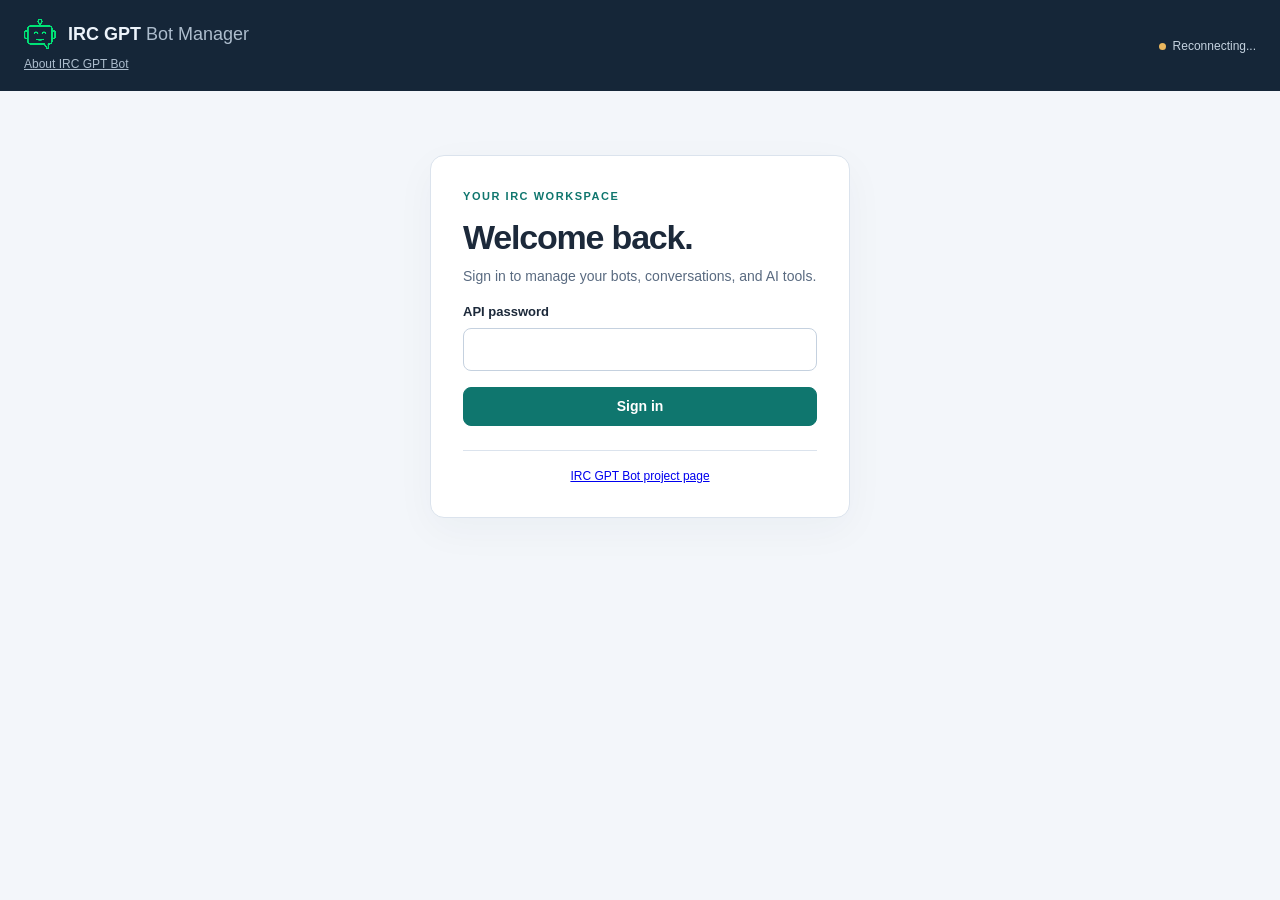
<file: src/main/resources/index.html>
<!DOCTYPE html>
<html lang="en">
<head>
    <meta charset="utf-8">
    <meta name="viewport" content="width=device-width, initial-scale=1">
    <title>IRC GPT Bot Manager</title>
    <link rel="icon" href="favicon.ico">
    <link rel="stylesheet" href="theme.css">
    <script src="index.js"></script>
</head>
<body class="dashboard">
    <header class="app-header">
        <div class="brand-group">
            <a href="./" id="serverTitle" class="brand">
                <img src="icon-32.png" alt="" width="32" height="32">
                <span>IRC GPT <span class="brand-secondary">Bot Manager</span></span>
            </a>
            <a class="project-link" href="https://openstatic.org/projects/ircgptbot/" target="_blank" rel="noopener noreferrer">About IRC GPT Bot</a>
        </div>
        <div class="header-status">
            <span id="connectionState" class="connection-state" role="status">Connecting...</span>
            <span id="totalCostEstimate" class="total-cost" role="status" hidden>Total Cost Estimate: loading...</span>
        </div>
        <button onclick="masterConfigWindow()" id="masterConfigButton" style="display: none;">Master Config</button>
        <button onclick="importBotWindow()" id="importBotButton" style="display: none;">Import Bot</button>
        <input type="file" id="importBotFile" accept=".json,application/json" hidden>
        <button onclick="launchBotWindow()" id="launchBotButton" class="primary" style="display: none;">Launch Bot</button>
    </header>
    <main>
        <section id="login" class="login-section">
            <form class="login-card" onsubmit="event.preventDefault(); doAuth();">
                <span class="eyebrow">YOUR IRC WORKSPACE</span>
                <h1>Welcome back.</h1>
                <p class="help">Sign in to manage your bots, conversations, and AI tools.</p>
                <label for="password">API password</label>
                <input type="password" name="password" id="password" autocomplete="current-password" required>
                <p id="errorMsg" class="error-message" role="alert"></p>
                <button id="login_btn" type="submit" class="primary">Sign in</button>
                <footer class="login-footer">
                    <a href="https://openstatic.org/projects/ircgptbot/" target="_blank" rel="noopener noreferrer">IRC GPT Bot project page</a>
                </footer>
            </form>
        </section>
        <section id="console" class="workspace" style="display: none;">
            <div class="workspace-heading">
                <div>
                    <span class="eyebrow">WORKSPACE</span>
                    <h1>Your bots</h1>
                    <p class="help">Connections, activity, and AI usage at a glance.</p>
                </div>
                <span id="botCount" class="count-badge">0 bots</span>
            </div>
            <p id="transferStatus" role="status" aria-live="polite"></p>
            <div id="botTable" class="bot-grid"></div>
            <div id="emptyBots" class="empty-state">
                <h2>A fresh start.</h2>
                <p class="help">Launch your first bot to connect to IRC and start a conversation.</p>
                <button onclick="launchBotWindow()" class="primary">Launch Bot</button>
            </div>
        </section>
    </main>
    <dialog id="editorDialog" aria-labelledby="editorTitle">
        <div class="editorHeader">
            <h2 id="editorTitle">Editor</h2>
            <button type="button" id="closeEditorButton" aria-label="Close editor">Close</button>
        </div>
        <iframe id="editorFrame" title="Editor" src="about:blank" referrerpolicy="no-referrer"></iframe>
    </dialog>
</body>
</html>
</file>
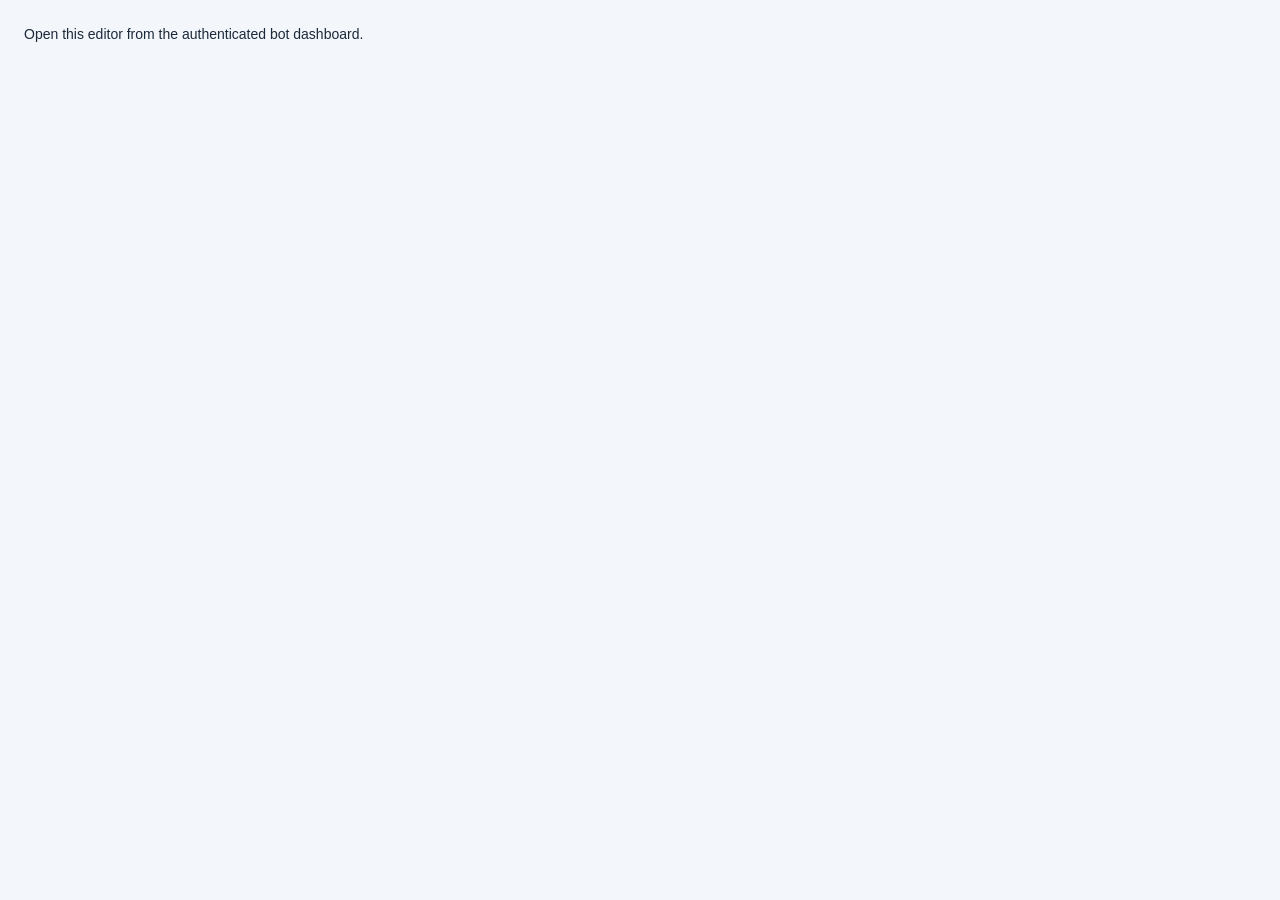
<file: src/main/resources/channels.html>
<html>
<head>
    <meta charset="utf-8">
    <meta name="viewport" content="width=device-width, initial-scale=1">
    <title>Channels</title>
    <script src="jquery.min.js"></script>
    <script src="editor.js"></script>
    <script type="text/javascript">
        var parameters = new URLSearchParams(window.location.search);
        var botUrl = '/ircgptbot/api/bot/' + encodeURIComponent(parameters.get('id')) + '/';
        var connected = false;
        var busy = false;
        var refreshTimer;
        var channelNames = [];
        var selectedChannel = null;
        var detailTimer;
        var viewVersion = 0;
        var messagesVersion = '';
        var rosterVersion = '';

        function openChannel(name)
        {
            selectedChannel = name;
            viewVersion++;
            messagesVersion = '';
            rosterVersion = '';
            document.getElementById('channelList').hidden = true;
            document.getElementById('channelView').hidden = false;
            document.getElementById('viewTitle').textContent = name;
            document.getElementById('topic').textContent = 'Loading topic...';
            document.getElementById('messages').textContent = '';
            document.getElementById('roster').textContent = '';
            document.getElementById('viewStatus').textContent = 'Loading channel...';
            document.getElementById('setOperator').hidden = true;
            refreshChannelView();
        }

        function backToChannels()
        {
            selectedChannel = null;
            viewVersion++;
            clearTimeout(detailTimer);
            document.getElementById('channelList').hidden = false;
            document.getElementById('channelView').hidden = true;
        }

        function renderChannelView(channel)
        {
            document.getElementById('topic').textContent = channel.topic || '(No topic)';
            document.getElementById('setOperator').hidden = !channel.botIsOp;
            var messageList = document.getElementById('messages');
            var version = JSON.stringify(channel.messages);
            if (version !== messagesVersion)
            {
                var atBottom = messageList.scrollHeight - messageList.scrollTop - messageList.clientHeight < 40;
                var scroll = messageList.scrollTop;
                var initial = messagesVersion === '';
                messageList.textContent = '';
                channel.messages.forEach(function(message) {
                    var row = document.createElement('li');
                    var time = document.createElement('time');
                    time.dateTime = new Date(message.timestamp).toISOString();
                    time.textContent = new Date(message.timestamp).toLocaleTimeString();
                    var sender = document.createElement('strong');
                    sender.textContent = message.sender;
                    var text = document.createElement('span');
                    text.textContent = message.body;
                    row.appendChild(time);
                    row.appendChild(sender);
                    row.appendChild(text);
                    messageList.appendChild(row);
                });
                messagesVersion = version;
                messageList.scrollTop = initial || atBottom ? messageList.scrollHeight : scroll;
            }
            document.getElementById('emptyMessages').hidden = channel.messages.length !== 0;
            var roster = document.getElementById('roster');
            version = JSON.stringify(channel.roster);
            if (version !== rosterVersion)
            {
                roster.textContent = '';
                channel.roster.forEach(function(user) {
                    var row = document.createElement('li');
                    row.textContent = user.prefix + user.nickname;
                    roster.appendChild(row);
                });
                rosterVersion = version;
            }
            document.getElementById('rosterTitle').textContent = 'Roster (' + channel.roster.length + ')';
            document.getElementById('viewStatus').textContent = channel.rosterComplete ? 'Live updates every 2 seconds.' : 'Loading roster from IRC...';
            if (channel.historyTruncated)
                document.getElementById('viewStatus').textContent += ' Earlier history omitted (showing up to 10,000 messages from the latest 16 MiB of today\'s log).';
            if (channel.historyError)
                document.getElementById('viewStatus').textContent += ' ' + channel.historyError;
        }

        function refreshChannelView()
        {
            clearTimeout(detailTimer);
            if (selectedChannel == null)
                return;
            var name = selectedChannel;
            var version = viewVersion;
            $.ajax({
                url: botUrl + 'channel/',
                data: { name: name },
                dataType: 'json', cache: false, timeout: 10000
            }).done(function(json) {
                if (name !== selectedChannel || version !== viewVersion)
                    return;
                if (json.error || !json.channel)
                {
                    document.getElementById('viewStatus').textContent = json.error || 'Channel unavailable.';
                    document.getElementById('topic').textContent = '(Channel unavailable)';
                    document.getElementById('roster').textContent = '';
                    document.getElementById('setOperator').hidden = true;
                    rosterVersion = '';
                    return;
                }
                renderChannelView(json.channel);
            }).fail(function() {
                if (name === selectedChannel && version === viewVersion)
                    document.getElementById('viewStatus').textContent = 'Unable to update channel. Retrying...';
            }).always(function() {
                if (name === selectedChannel && version === viewVersion)
                    detailTimer = setTimeout(refreshChannelView, 2000);
            });
        }

        function setStatus(message)
        {
            document.getElementById('status').textContent = message;
        }

        function updateButtons()
        {
            document.querySelectorAll('button').forEach(function(button) {
                button.disabled = button.id === 'backToChannels' ? false : busy || !connected;
            });
        }

        function renderChannels(channels)
        {
            var list = document.getElementById('channels');
            list.textContent = '';
            if (channels.length == 0)
                list.textContent = 'The bot is not in any channels.';
            channels.forEach(function(channel) {
                var row = document.createElement('li');
                var name = document.createElement('button');
                name.textContent = channel;
                name.className = 'channel-link';
                name.onclick = function() { openChannel(channel); };
                var leave = document.createElement('button');
                leave.textContent = 'Leave';
                leave.onclick = function() {
                    if (confirm('Leave ' + channel + '?'))
                        channelAction('part', channel);
                };
                row.appendChild(name);
                row.appendChild(leave);
                list.appendChild(row);
            });
            updateButtons();
        }

        function refreshChannels()
        {
            clearTimeout(refreshTimer);
            $.ajax({
                url: botUrl,
                dataType: 'json',
                cache: false,
                timeout: 10000
            }).done(function(json) {
                if (json.error || !json.bot || !Array.isArray(json.bot.channels))
                {
                    connected = false;
                    document.getElementById('connectionStatus').textContent = json.error || 'Bot unavailable or invalid channel list.';
                    updateButtons();
                    return;
                }
                connected = json.bot.status == 'CONNECTED';
                document.getElementById('botTitle').textContent = json.bot.id + ' - Channels';
                document.getElementById('connectionStatus').textContent = connected ? '' : 'The bot is not connected.';
                var channels = json.bot.channels.slice().sort();
                if (JSON.stringify(channels) != JSON.stringify(channelNames) || !document.getElementById('channels').hasChildNodes())
                {
                    channelNames = channels;
                    renderChannels(channels);
                }
                updateButtons();
            }).fail(function() {
                connected = false;
                document.getElementById('connectionStatus').textContent = 'Unable to load channels. Retrying...';
                updateButtons();
            }).always(function() {
                refreshTimer = setTimeout(refreshChannels, 2000);
            });
        }

        function channelAction(action, channel, nickname)
        {
            if (busy || !connected)
            {
                setStatus('Wait for the bot to be connected and the current request to finish.');
                return;
            }
            channel = channel.trim();
            if (!/^[#&+!][^\s,\x00\x07:]+$/.test(channel))
            {
                setStatus('Enter a channel name such as #lobby.');
                return;
            }
            busy = true;
            updateButtons();
            setStatus('Sending request...');
            $.ajax({
                url: botUrl + 'channels/',
                type: 'POST',
                data: JSON.stringify({
                    action: action,
                    channel: channel,
                    nickname: nickname
                }),
                contentType: 'application/json; charset=utf-8',
                dataType: 'json',
                timeout: 10000
            }).done(function(json) {
                if (json.error || !json.bot)
                {
                    setStatus(json.error || 'Bot unavailable.');
                    if (action == 'op')
                        document.getElementById('viewStatus').textContent = json.error || 'Bot unavailable.';
                    return;
                }
                if (action == 'op')
                {
                    document.getElementById('viewStatus').textContent = 'Operator status requested for ' + nickname + ' in ' + channel + '.';
                    return;
                }
                setStatus((action == 'join' ? 'Join' : 'Leave') + ' requested for ' + channel + '. The list updates when the IRC server responds.');
                if (action == 'join')
                    document.getElementById('channelName').value = '';
            }).fail(function() {
                setStatus('Unable to complete the request. Check the channel list before retrying.');
            }).always(function() {
                busy = false;
                updateButtons();
            });
        }

        function loaded()
        {
            document.getElementById('backToChannels').onclick = backToChannels;
            document.getElementById('setOperator').onclick = function() {
                var nickname = prompt('Give operator status in ' + selectedChannel + ' to which nickname?');
                if (nickname && nickname.trim())
                    channelAction('op', selectedChannel, nickname.trim());
            };
            document.getElementById('joinForm').onsubmit = function(event) {
                event.preventDefault();
                channelAction('join', document.getElementById('channelName').value);
            };
            refreshChannels();
        }
    </script>
    <link rel="stylesheet" href="theme.css">
</head>
<body onload="loaded()" class="editor-page">
    <h2 id="botTitle">Channels</h2>
    <p id="connectionStatus" role="status">Loading channels...</p>
    <div id="channelList">
    <p class="help">Click a channel to view its messages, topic, and roster.</p>
    <ul id="channels"></ul>
    <form id="joinForm" class="form-panel">
        <label for="channelName">Join a channel</label>
        <div class="join-controls">
            <input id="channelName" type="text" placeholder="#lobby" required autocomplete="off">
            <button type="submit" class="primary" disabled>Join</button>
        </div>
    </form>
    </div>
    <section id="channelView" hidden>
        <div class="toolbar"><button type="button" id="backToChannels">Back to channels</button><h3 id="viewTitle"></h3><button type="button" id="setOperator" hidden>Set Operator</button></div>
        <div class="form-panel channel-topic"><strong>Topic</strong><p id="topic"></p></div>
        <div class="channel-layout">
            <section class="channel-transcript" aria-label="Channel messages">
                <ol id="messages"></ol>
                <p id="emptyMessages" class="help" hidden>No messages observed yet. Showing up to 255 recent messages since this bot started.</p>
            </section>
            <aside class="channel-roster"><h3 id="rosterTitle">Roster</h3><ul id="roster"></ul></aside>
        </div>
        <p id="viewStatus" role="status" class="help"></p>
    </section>
    <p id="status" role="status"></p>
</body>
</html>
</file>
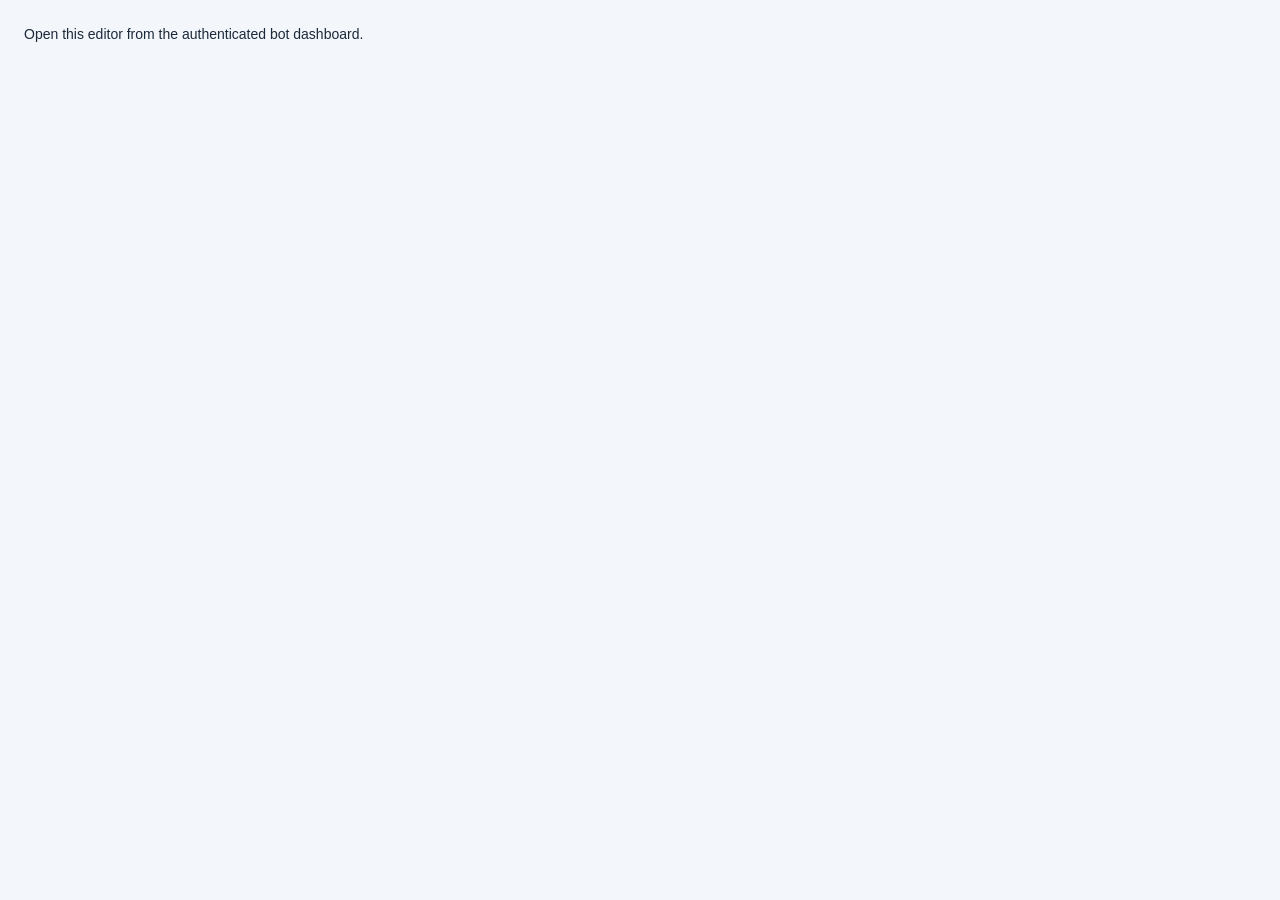
<file: src/main/resources/launch.html>
<!DOCTYPE html>
<html lang="en">
<head>
    <meta charset="utf-8">
    <meta name="viewport" content="width=device-width, initial-scale=1">
    <title>Launch Bot</title>
    <link rel="stylesheet" href="theme.css">
    <script src="jquery.min.js"></script>
    <script src="editor.js"></script>
    <script src="bot-editor.js"></script>
</head>
<body onload="loaded()" class="editor-page">
    <h2 id="botTitle">Launch Bot</h2>
    <div id="botFields"></div>
    <p id="status" role="status">Loading bot settings...</p>
    <div class="toolbar save-toolbar"><button id="saveButton" onclick="save()" disabled class="primary">Launch Bot</button></div>
</body>
</html>
</file>
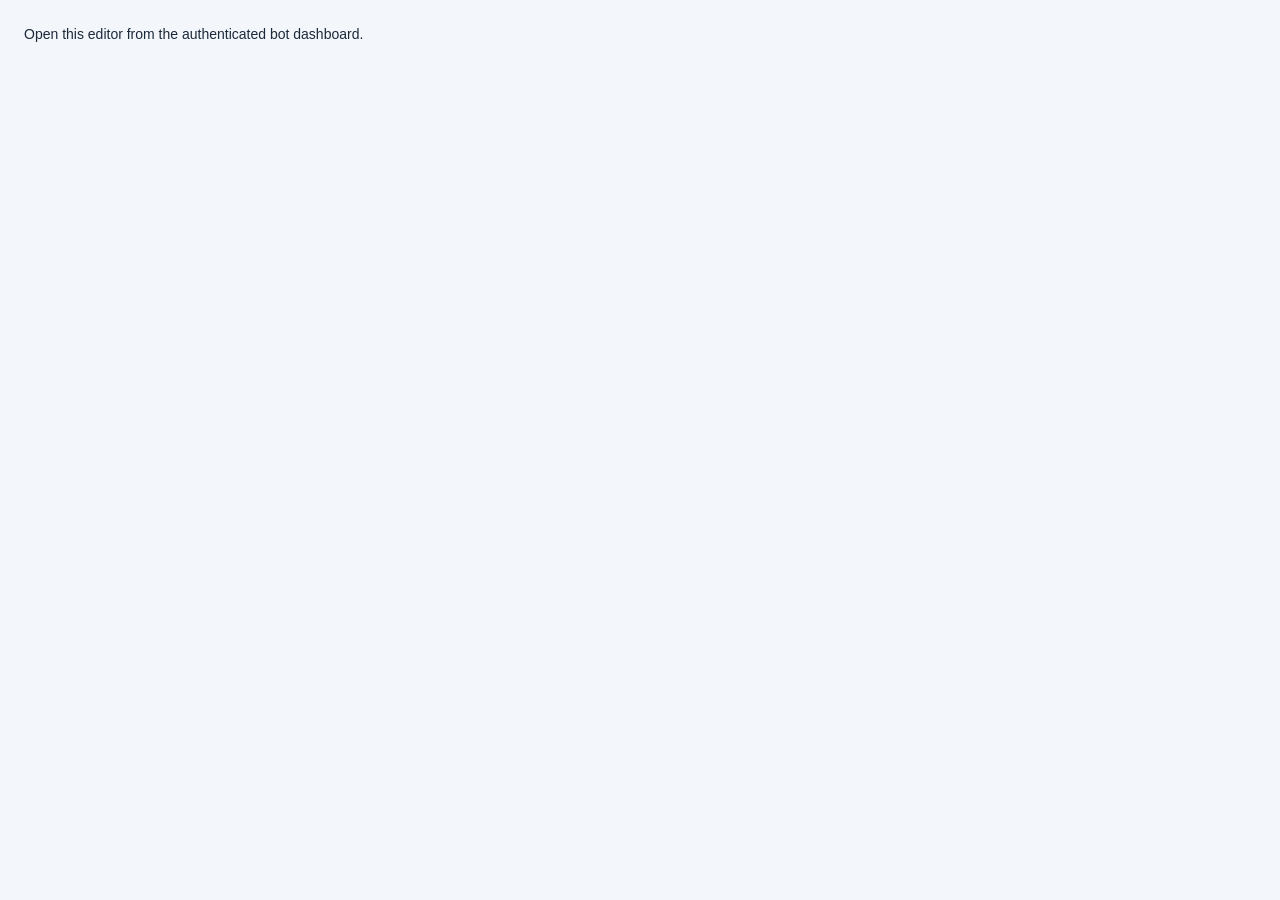
<file: src/main/resources/master.html>
<!DOCTYPE html>
<html lang="en">
<head>
    <meta charset="utf-8">
    <meta name="viewport" content="width=device-width, initial-scale=1">
    <title>Master Config</title>
    <link rel="stylesheet" href="theme.css">
    <script src="jquery.min.js"></script>
    <script src="editor.js"></script>
    <script>
        var busy = false;
        var previewToken = null;
        var apiUrlFields = ['modelsApiUrl', 'responsesApiUrl', 'completionsApiUrl'];
        var savedApiUrls = null;

        function apiUrlState()
        {
            var urls = {};
            apiUrlFields.forEach(function(field) { urls[field] = document.getElementById(field).value; });
            return urls;
        }

        function urlsDirty()
        {
            return savedApiUrls != null && JSON.stringify(apiUrlState()) !== savedApiUrls;
        }

        function showApiUrls(urls)
        {
            apiUrlFields.forEach(function(field) { document.getElementById(field).value = urls[field] || ''; });
            savedApiUrls = JSON.stringify(apiUrlState());
        }

        function saveApiUrls()
        {
            if (busy || savedApiUrls == null)
                return;
            request({ action: 'saveApiUrls', apiUrls: apiUrlState() }, function(json) {
                showApiUrls(json.apiUrls);
                setStatus('API URL overrides saved. Bots without their own overrides will use these settings; no restart needed.');
            });
        }

        function setStatus(message, error)
        {
            var status = document.getElementById('status');
            status.textContent = message;
            status.className = error ? 'error-message' : 'help';
        }

        function setBusy(value)
        {
            busy = value;
            document.querySelectorAll('button, input').forEach(function(element) { element.disabled = busy; });
            document.getElementById('applyPricing').disabled = busy || previewToken == null;
        }

        function request(body, done)
        {
            setBusy(true);
            $.ajax({
                url: '/ircgptbot/api/master/',
                type: body == null ? 'GET' : 'POST',
                data: body == null ? undefined : JSON.stringify(body),
                contentType: 'application/json; charset=utf-8',
                dataType: 'json', cache: false, timeout: 180000
            }).done(function(json) {
                if (json.error)
                    setStatus(json.error, true);
                else
                    done(json);
            }).fail(function(xhr, status) {
                setStatus(status === 'timeout' ? 'Request timed out. Refresh the pricing preview before retrying.' : 'Unable to reach the bot.', true);
            }).always(function() { setBusy(false); });
        }

        function showKeyStatus(configured)
        {
            document.getElementById('keyStatus').textContent = configured
                ? 'An OpenAI key is configured. Its value is never returned to the browser.'
                : 'No OpenAI key is configured.';
        }

        function showPricing(pricing)
        {
            document.getElementById('pricingStatus').textContent = pricing.modelCount + ' models configured. Last verified: ' + pricing.verifiedAt + '.';
            document.getElementById('pricingSource').textContent = 'Source: ' + pricing.source;
        }

        function saveKey()
        {
            if (busy)
                return;
            var key = document.getElementById('openAiKey').value.trim();
            if (!key)
            {
                setStatus('Enter a replacement OpenAI key.', true);
                return;
            }
            setStatus('Saving key...');
            request({ action: 'save', openAiKey: key }, function(json) {
                document.getElementById('openAiKey').value = '';
                showKeyStatus(json.hasOpenAiKey);
                setStatus('OpenAI key saved. New requests will use it; no restart needed.');
            });
        }

        function showPreview(preview)
        {
            previewToken = preview.token;
            var rows = document.getElementById('priceChanges');
            rows.textContent = '';
            preview.changes.forEach(function(change) {
                var row = document.createElement('tr');
                var model = document.createElement('td');
                model.textContent = change.model;
                row.appendChild(model);
                ['inputPerMillion', 'cachedInputPerMillion', 'outputPerMillion'].forEach(function(field) {
                    var cell = document.createElement('td');
                    cell.textContent = (change.before == null || change.before[field] == null ? '(new)' : '$' + change.before[field])
                        + ' -> $' + change.after[field];
                    row.appendChild(cell);
                });
                var context = document.createElement('td');
                context.textContent = change.after.longContextThreshold == null ? 'Standard'
                    : 'Above ' + change.after.longContextThreshold + ' input tokens: input x' + change.after.longContextInputMultiplier
                        + ', output x' + change.after.longContextOutputMultiplier;
                row.appendChild(context);
                rows.appendChild(row);
            });
            document.getElementById('previewSummary').textContent = preview.changes.length + ' new or changed models. Preview expires in 10 minutes.';
            document.getElementById('skippedPrices').textContent = preview.skipped.length
                ? 'Not imported: ' + preview.skipped.join('; ') + '. Existing entries for these models remain unchanged.' : '';
            document.getElementById('pricingPreview').hidden = false;
            setStatus('Review the changes, then apply. Existing prices have not changed yet.');
        }

        function previewPrices()
        {
            if (busy)
                return;
            previewToken = null;
            document.getElementById('pricingPreview').hidden = true;
            setStatus('Fetching official OpenAI pricing and verifying model context thresholds...');
            request({ action: 'previewPricing' }, function(json) { showPreview(json.preview); });
        }

        function applyPrices()
        {
            if (busy || previewToken == null)
                return;
            setStatus('Applying pricing update...');
            request({ action: 'applyPricing', token: previewToken }, function(json) {
                previewToken = null;
                document.getElementById('pricingPreview').hidden = true;
                showPricing(json.pricing);
                setStatus('Pricing updated: ' + json.pricing.updated + ' models changed. Historical cost estimates were preserved.');
            });
        }

        function editorCanClose()
        {
            if (busy)
            {
                setStatus('Please wait for the current request to finish.');
                return false;
            }
            return (document.getElementById('openAiKey').value === '' && !urlsDirty()) || confirm('Discard unsaved master configuration changes?');
        }

        function loaded()
        {
            document.getElementById('saveKey').onclick = saveKey;
            document.getElementById('saveApiUrls').onclick = saveApiUrls;
            document.getElementById('fetchPricing').onclick = previewPrices;
            document.getElementById('applyPricing').onclick = applyPrices;
            window.onbeforeunload = function() {
                if (busy || document.getElementById('openAiKey').value !== '' || urlsDirty())
                    return 'You have an unfinished request or unsaved changes.';
            };
            request(null, function(json) {
                showKeyStatus(json.hasOpenAiKey);
                showPricing(json.pricing);
                showApiUrls(json.apiUrls);
            });
        }
    </script>
</head>
<body onload="loaded()" class="editor-page">
    <h2>Master Config</h2>
    <p class="help">Shared settings for all bots, stored in irc-gpt-bot.json and pricing.json.</p>
    <section class="form-panel">
        <h3>OpenAI API key</h3>
        <p id="keyStatus" class="help"></p>
        <label for="openAiKey">Replacement OpenAI key</label>
        <input type="password" id="openAiKey" autocomplete="new-password" placeholder="Enter a new key to replace the current one">
        <div class="actions"><button type="button" id="saveKey" class="primary">Save key</button></div>
    </section>
    <section class="form-panel">
        <h3>Shared API URL overrides</h3>
        <p class="help">Defaults for new and existing bots without their own URL overrides. Blank restores the built-in default.
            Responses URL takes priority over the legacy completions URL. Your OpenAI key is sent to these API endpoints; use trusted URLs only.</p>
        <label for="modelsApiUrl">Models API URL</label>
        <input type="url" id="modelsApiUrl" placeholder="https://api.openai.com/v1/models">
        <label for="responsesApiUrl">Responses API URL</label>
        <input type="url" id="responsesApiUrl" placeholder="https://api.openai.com/v1/responses">
        <label for="completionsApiUrl">Legacy chat completions URL (Responses fallback)</label>
        <input type="url" id="completionsApiUrl" placeholder="Optional legacy /chat/completions URL">
        <div class="actions"><button type="button" id="saveApiUrls">Save URL overrides</button></div>
    </section>
    <section class="form-panel">
        <h3>Model pricing</h3>
        <p id="pricingStatus" class="help"></p>
        <p id="pricingSource" class="help"></p>
        <p class="help">Fetch standard USD rates per million tokens from OpenAI's public documentation (no API key needed).
            Review before applying. Custom endpoint prices and unpublished models stay unchanged.
            Official rates replace existing entries for the listed models. Historical usage costs are not recalculated.</p>
        <button type="button" id="fetchPricing">Fetch pricing update</button>
        <div id="pricingPreview" hidden>
            <p id="previewSummary" class="help"></p>
            <div class="table-scroll">
                <table class="pricing-table">
                    <thead><tr><th>Model</th><th>Input / 1M</th><th>Cached / 1M</th><th>Output / 1M</th><th>Context pricing</th></tr></thead>
                    <tbody id="priceChanges"></tbody>
                </table>
            </div>
            <p id="skippedPrices" class="help"></p>
        </div>
        <div class="actions"><button type="button" id="applyPricing" class="primary" disabled>Apply pricing update</button></div>
    </section>
    <p id="status" role="status" aria-live="polite" class="help"></p>
</body>
</html>
</file>
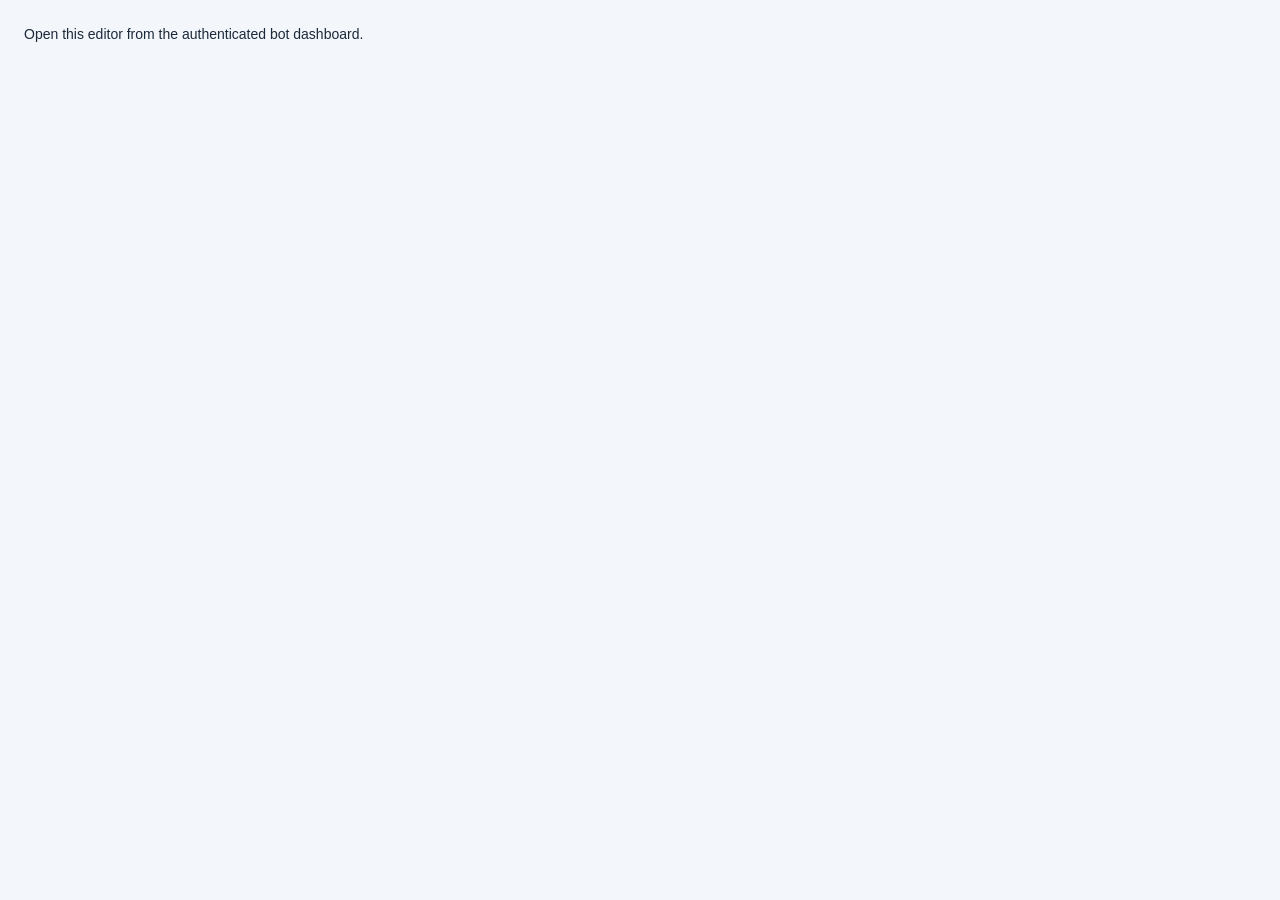
<file: src/main/resources/model.html>
<html>
<head>
    <meta name="viewport" content="width=device-width, initial-scale=1">
    <title>Model</title>
    <link rel="stylesheet" href="theme.css">
    <script src="jquery.min.js"></script>
    <script src="editor.js"></script>
    <script type="text/javascript">
        function save()
        {
            var model = document.getElementById('model').value;
            var updateCode = {
                "model": model
            };
            postJSON("/ircgptbot/api/bot/" + encodeURIComponent(getParameterByName('id')) + "/model/", updateCode, response => {
                if (response.error)
                    document.getElementById('status').textContent = response.error;
                else
                    closeEditor();
            }, () => { document.getElementById('status').textContent = 'Unable to save model. Please retry.'; });
        }

        function postJSON(url, data, onSuccess, onError) {
            $.ajax({
                url: url,
                type: 'POST',
                data: JSON.stringify(data),
                contentType: 'application/json; charset=utf-8',
                dataType: 'json',
                success: onSuccess,
                error: onError
            });
        }

        function loaded()
        {
            document.getElementById('status').innerHTML = "Loading models&hellip;";
            $.getJSON('/ircgptbot/api/bot/' + encodeURIComponent(getParameterByName('id')) + '/models/', function(json) {
                if (json.error || !json.bot)
                {
                    document.getElementById('status').textContent = json.error || 'Bot unavailable.';
                    return;
                }
                document.getElementById('botTitle').textContent = json.bot.id + " - Model";
                var select = document.getElementById('model');
                select.innerHTML = '';
                var models = json.models || [];
                var current = json.model;
                var hasCurrent = false;
                for (var i = 0; i < models.length; i++)
                {
                    var option = document.createElement('option');
                    option.value = models[i];
                    option.text = models[i];
                    if (models[i] == current)
                    {
                        option.selected = true;
                        hasCurrent = true;
                    }
                    select.appendChild(option);
                }
                if (!hasCurrent && current)
                {
                    var option = document.createElement('option');
                    option.value = current;
                    option.text = current + " (current)";
                    option.selected = true;
                    select.appendChild(option);
                }
                if (models.length == 0)
                    document.getElementById('status').innerHTML = "No models returned. Check your API key and modelsApiUrl.";
                else
                    document.getElementById('status').innerHTML = '';
            });
        }
    </script>
</head>

<body onload="loaded()" class="editor-page">
    <h2 id="botTitle">Model</h2>
    <label for="model">Available models</label>
    <select id="model" size="12"></select>
    <p id="status"></p>
    <button onclick="save()" class="primary">Save</button>
</body>
</html>
</file>
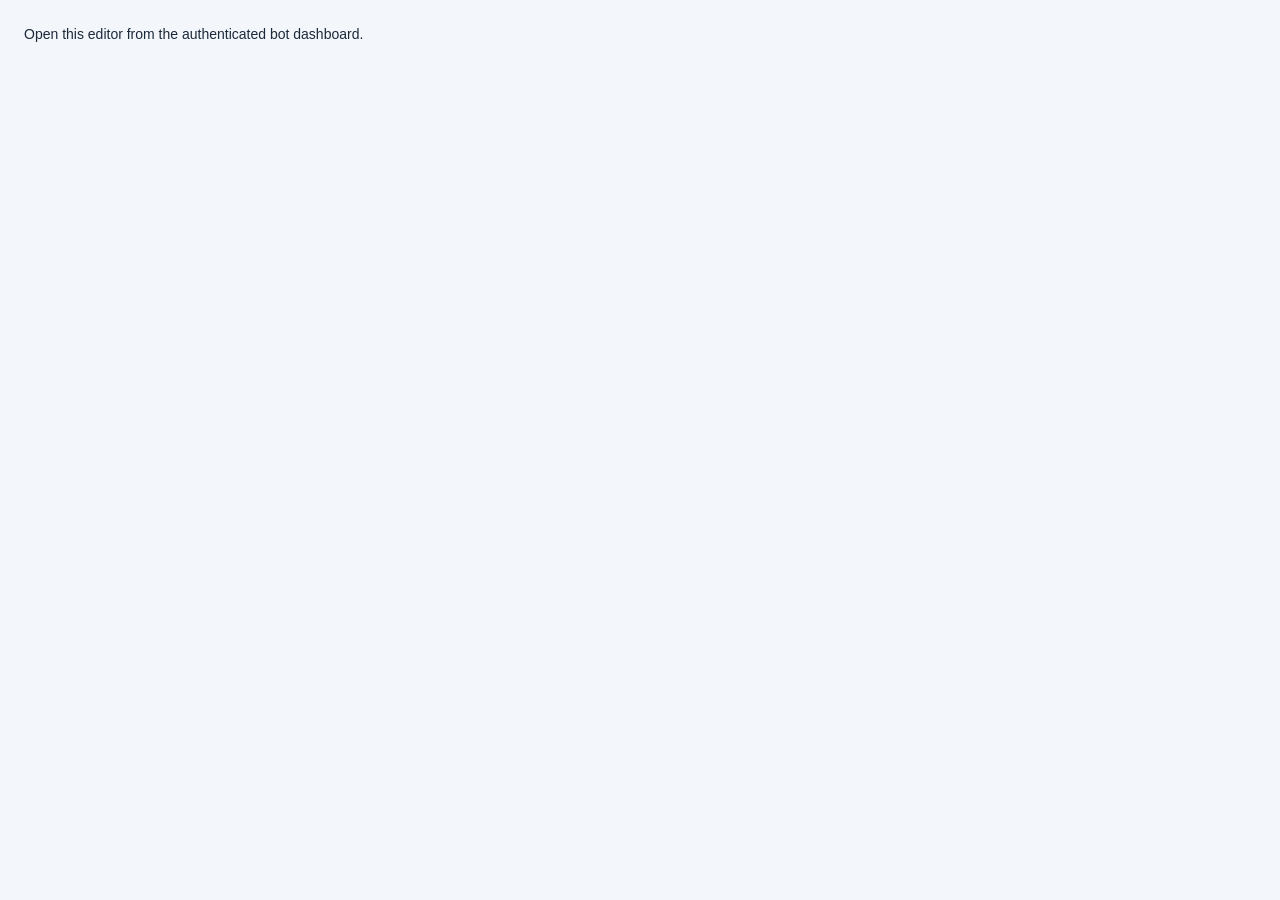
<file: src/main/resources/notes.html>
<html>
<head>
    <meta charset="utf-8">
    <meta name="viewport" content="width=device-width, initial-scale=1">
    <title>Notes</title>
    <script src="jquery.min.js"></script>
    <script src="editor.js"></script>
    <script type="text/javascript">
        var parameters = new URLSearchParams(window.location.search);
        var botUrl = '/ircgptbot/api/bot/' + encodeURIComponent(parameters.get('id')) + '/';
        var busy = false;
        var notes = [];
        var currentName = null;
        var currentModified = null;
        var savedContent = '';
        var savedPrefix = '';
        var listVersion = 0;
        var refreshing = false;
        var REFRESH_MS = 5000;

        function setStatus(message)
        {
            document.getElementById('status').textContent = message;
        }

        function setBusy(value)
        {
            busy = value;
            document.querySelectorAll('button, input, textarea, select').forEach(function(el) {
                el.disabled = busy;
            });
            if (!busy)
                updateButtons();
        }

        function isDirty()
        {
            return document.getElementById('noteContent').value != savedContent || (currentName || '') != noteFileName();
        }

        function noteFileName()
        {
            var prefix = document.getElementById('notePrefix').value;
            return (prefix === savedPrefix.toLowerCase() ? savedPrefix : prefix) + document.getElementById('noteName').value.trim();
        }

        function setNoteName(name)
        {
            name = name || '';
            var prefix = /^nickname\./i.test(name) ? 'nickname.' : /^token\./i.test(name) ? 'token.' : '';
            savedPrefix = name.substring(0, prefix.length);
            document.getElementById('notePrefix').value = prefix;
            document.getElementById('noteName').value = prefix ? name.substring(prefix.length) : name;
            updatePrefixHelp();
        }

        function updatePrefixHelp()
        {
            var prefix = document.getElementById('notePrefix').value;
            document.getElementById('prefixHelp').textContent = prefix === 'nickname.'
                ? 'Automatically included when this nickname speaks. Example: charlie.txt matches charlie.'
                : prefix === 'token.' ? 'Automatically included when this whole word appears in the message. Example: flumbar.txt matches flumbar.'
                : 'Ordinary note: read by the AI only when requested through its tools.';
        }

        function confirmDiscard()
        {
            return !isDirty() || confirm('Discard unsaved changes to this note?');
        }

        function formatSize(bytes)
        {
            return bytes < 1024 ? bytes + ' B' : (bytes / 1024).toFixed(1) + ' KB';
        }

        function updateButtons()
        {
            document.getElementById('deleteNote').disabled = busy || currentName == null;
        }

        function findNote(name)
        {
            for (var i = 0; i < notes.length; i++)
                if (notes[i].name == name)
                    return notes[i];
            return null;
        }

        function renderList()
        {
            var list = document.getElementById('noteList');
            var scrollTop = list.scrollTop;
            list.textContent = '';
            notes.forEach(function(note) {
                var item = document.createElement('li');
                if (note.name == currentName)
                    item.className = 'selected';
                var name = document.createElement('div');
                name.className = 'name';
                name.textContent = note.name;
                var meta = document.createElement('div');
                meta.className = 'meta';
                meta.textContent = formatSize(note.size) + ' - ' + new Date(note.modified).toLocaleString();
                item.appendChild(name);
                item.appendChild(meta);
                item.title = note.name;
                item.onclick = function() {
                    if (!busy && note.name != currentName && confirmDiscard())
                        openNote(note.name);
                };
                list.appendChild(item);
            });
            list.scrollTop = scrollTop;
            document.getElementById('empty').style.display = notes.length ? 'none' : 'block';
        }

        function setNotes(newNotes)
        {
            notes = newNotes;
            listVersion++;
        }

        function showEditor(name, content)
        {
            currentName = name;
            var note = name == null ? null : findNote(name);
            currentModified = note ? note.modified : null;
            savedContent = content;
            setNoteName(name);
            document.getElementById('noteContent').value = content;
            document.getElementById('editor').style.display = 'flex';
            renderList();
            updateButtons();
        }

        function request(options, onDone)
        {
            setBusy(true);
            $.ajax(Object.assign({ dataType: 'json', cache: false, timeout: 10000 }, options)).done(function(json) {
                if (json.bot && json.bot.id)
                    document.getElementById('botTitle').textContent = json.bot.id + ' - Notes';
                if (Array.isArray(json.notes))
                    setNotes(json.notes);
                if (json.error)
                {
                    renderList();
                    setStatus(json.error);
                    return;
                }
                onDone(json);
            }).fail(function() {
                setStatus('Unable to reach the bot.');
            }).always(function() {
                setBusy(false);
            });
        }

        // Polls the note list without disabling the UI; the open note and list scroll position are kept.
        function backgroundRefresh()
        {
            if (busy || refreshing || document.hidden)
                return;
            refreshing = true;
            var version = listVersion;
            $.ajax({
                url: botUrl + 'notes/',
                dataType: 'json',
                cache: false,
                timeout: 10000
            }).done(function(json) {
                // Skip if a user action updated the list while this request was in flight
                if (busy || version != listVersion || json.error || !Array.isArray(json.notes))
                    return;
                if (JSON.stringify(json.notes) == JSON.stringify(notes))
                    return;
                setNotes(json.notes);
                renderList();
                checkOpenNote();
            }).always(function() {
                refreshing = false;
            });
        }

        // Keeps the editor in step with changes made elsewhere (e.g. by the AI) without losing unsaved edits.
        function checkOpenNote()
        {
            if (currentName == null)
                return;
            var name = currentName;
            var note = findNote(name);
            if (note == null)
            {
                setStatus('"' + name + '" was deleted outside this window. Save to keep it.');
                return;
            }
            if (note.modified == currentModified)
                return;
            if (isDirty())
            {
                setStatus('"' + name + '" was changed outside this window. Saving will overwrite those changes.');
                return;
            }
            $.ajax({
                url: botUrl + 'notes/',
                data: { name: name },
                dataType: 'json',
                cache: false,
                timeout: 10000
            }).done(function(json) {
                if (json.error || busy || currentName != name || isDirty())
                    return;
                var textarea = document.getElementById('noteContent');
                var start = textarea.selectionStart, end = textarea.selectionEnd, scroll = textarea.scrollTop;
                textarea.value = json.content || '';
                textarea.setSelectionRange(Math.min(start, textarea.value.length), Math.min(end, textarea.value.length));
                textarea.scrollTop = scroll;
                savedContent = textarea.value;
                currentModified = note.modified;
                setStatus('"' + name + '" was updated outside this window and has been reloaded.');
            });
        }

        function loadNotes()
        {
            setStatus('Loading notes...');
            request({ url: botUrl + 'notes/' }, function(json) {
                if (!json.bot)
                {
                    setStatus('Bot unavailable.');
                    return;
                }
                renderList();
                setStatus('');
            });
        }

        function openNote(name)
        {
            setStatus('Loading ' + name + '...');
            request({ url: botUrl + 'notes/', data: { name: name } }, function(json) {
                showEditor(json.name, json.content || '');
                setStatus('');
            });
        }

        function newNote()
        {
            if (busy || !confirmDiscard())
                return;
            showEditor(null, '');
            document.getElementById('noteName').focus();
            setStatus('');
        }

        function postNotes(body, onDone)
        {
            request({
                url: botUrl + 'notes/',
                type: 'POST',
                data: JSON.stringify(body),
                contentType: 'application/json; charset=utf-8'
            }, onDone);
        }

        function saveNote()
        {
            if (busy)
                return;
            var enteredName = document.getElementById('noteName').value.trim();
            var name = noteFileName();
            var content = document.getElementById('noteContent').value;
            if (enteredName == '' || /[\/\\]/.test(name) || name == '.' || name == '..' || name.length > 128)
            {
                setStatus('Enter a file name without slashes, e.g. todo.txt');
                return;
            }
            var exists = notes.some(function(n) { return n.name == name; });
            if (name != currentName && exists && !confirm('A note named "' + name + '" already exists. Overwrite it?'))
                return;
            setStatus('Saving...');
            postNotes({ action: 'save', name: name, content: content }, function() {
                showEditor(name, content);
                setStatus('Saved ' + name + '.');
            });
        }

        function deleteNote()
        {
            if (busy || currentName == null)
                return;
            var name = currentName;
            if (!confirm('Permanently delete the note "' + name + '"?'))
                return;
            setStatus('Deleting...');
            postNotes({ action: 'delete', name: name }, function() {
                currentName = null;
                savedContent = '';
                document.getElementById('editor').style.display = 'none';
                renderList();
                updateButtons();
                setStatus('Deleted ' + name + '.');
            });
        }

        function loaded()
        {
            document.getElementById('newNote').onclick = newNote;
            document.getElementById('saveNote').onclick = saveNote;
            document.getElementById('deleteNote').onclick = deleteNote;
            document.getElementById('refresh').onclick = function() {
                if (!busy)
                    loadNotes();
            };
            document.getElementById('notePrefix').onchange = updatePrefixHelp;
            document.addEventListener('keydown', function(e) {
                if ((e.ctrlKey || e.metaKey) && e.key == 's' && document.getElementById('editor').style.display != 'none')
                {
                    e.preventDefault();
                    saveNote();
                }
            });
            window.onbeforeunload = function() {
                if (document.getElementById('editor').style.display != 'none' && isDirty())
                    return 'You have unsaved changes.';
            };
            loadNotes();
            setInterval(backgroundRefresh, REFRESH_MS);
            document.addEventListener('visibilitychange', function() {
                if (!document.hidden)
                    backgroundRefresh();
            });
        }

        function editorCanClose()
        {
            return document.getElementById('editor').style.display == 'none' || confirmDiscard();
        }
    </script>
    <link rel="stylesheet" href="theme.css">
</head>
<body onload="loaded()" class="editor-page notes-page">
    <h2 id="botTitle">Notes</h2>
    <p class="help">The AI can manage these notes with its tools. Use nickname. or token. to deliver matching memories automatically in channel and private replies.</p>
    <div class="notes-main">
        <div class="sidebar">
            <div class="toolbar">
                <button type="button" id="newNote">New</button>
                <button type="button" id="refresh">Refresh</button>
            </div>
            <div id="empty" style="display: none;">No notes yet.</div>
            <ul id="noteList"></ul>
        </div>
        <div id="editor" style="display: none;">
            <div class="note-name-fields">
                <div>
                    <label for="notePrefix">Prefix</label>
                    <select id="notePrefix" aria-describedby="prefixHelp">
                        <option value="">(none)</option>
                        <option value="nickname.">nickname.</option>
                        <option value="token.">token.</option>
                    </select>
                </div>
                <div>
                    <label for="noteName">File name (after prefix)</label>
                    <input type="text" id="noteName" autocomplete="off" placeholder="e.g. todo.txt" aria-describedby="prefixHelp" />
                </div>
            </div>
            <p id="prefixHelp" class="help"></p>
            <label for="noteContent">Contents</label>
            <textarea id="noteContent" spellcheck="false"></textarea>
            <div class="actions">
                <button type="button" id="deleteNote" class="danger">Delete</button>
                <button type="button" id="saveNote" class="primary">Save</button>
            </div>
        </div>
    </div>
    <p id="status" role="status"></p>
</body>
</html>
</file>
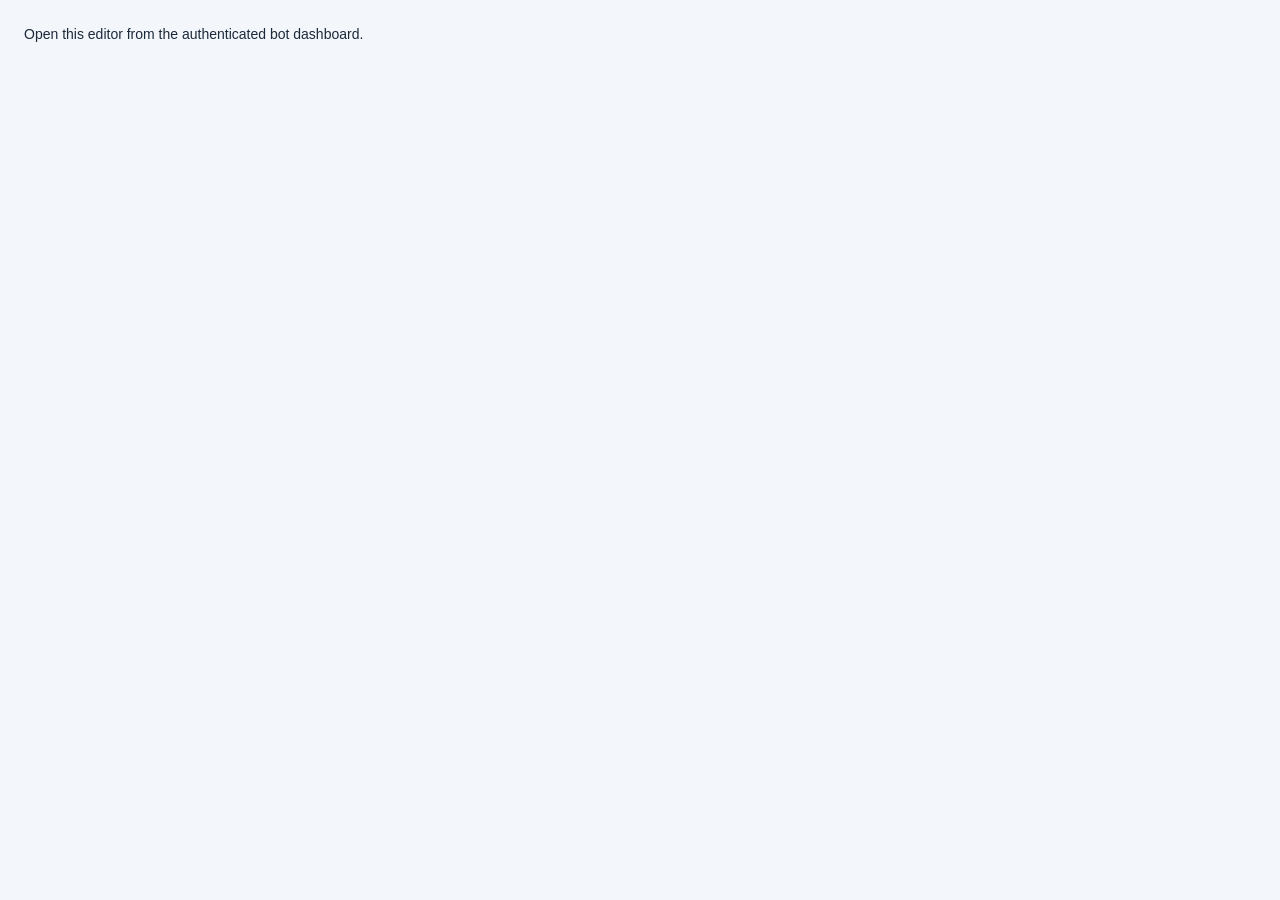
<file: src/main/resources/preamble.html>
<!DOCTYPE html>
<html lang="en">
<head>
    <meta charset="utf-8">
    <meta name="viewport" content="width=device-width, initial-scale=1">
    <title>Edit Model/Prompt</title>
    <link rel="stylesheet" href="theme.css">
    <script src="jquery.min.js"></script>
    <script src="editor.js"></script>
    <script src="bot-editor.js"></script>
</head>
<body onload="loaded()" class="editor-page">
    <h2 id="botTitle">Edit Bot</h2>
    <div id="botFields"></div>
    <p id="status" role="status">Loading bot settings...</p>
    <div class="toolbar save-toolbar"><button id="saveButton" onclick="save()" disabled class="primary">Save</button></div>
</body>
</html>
</file>
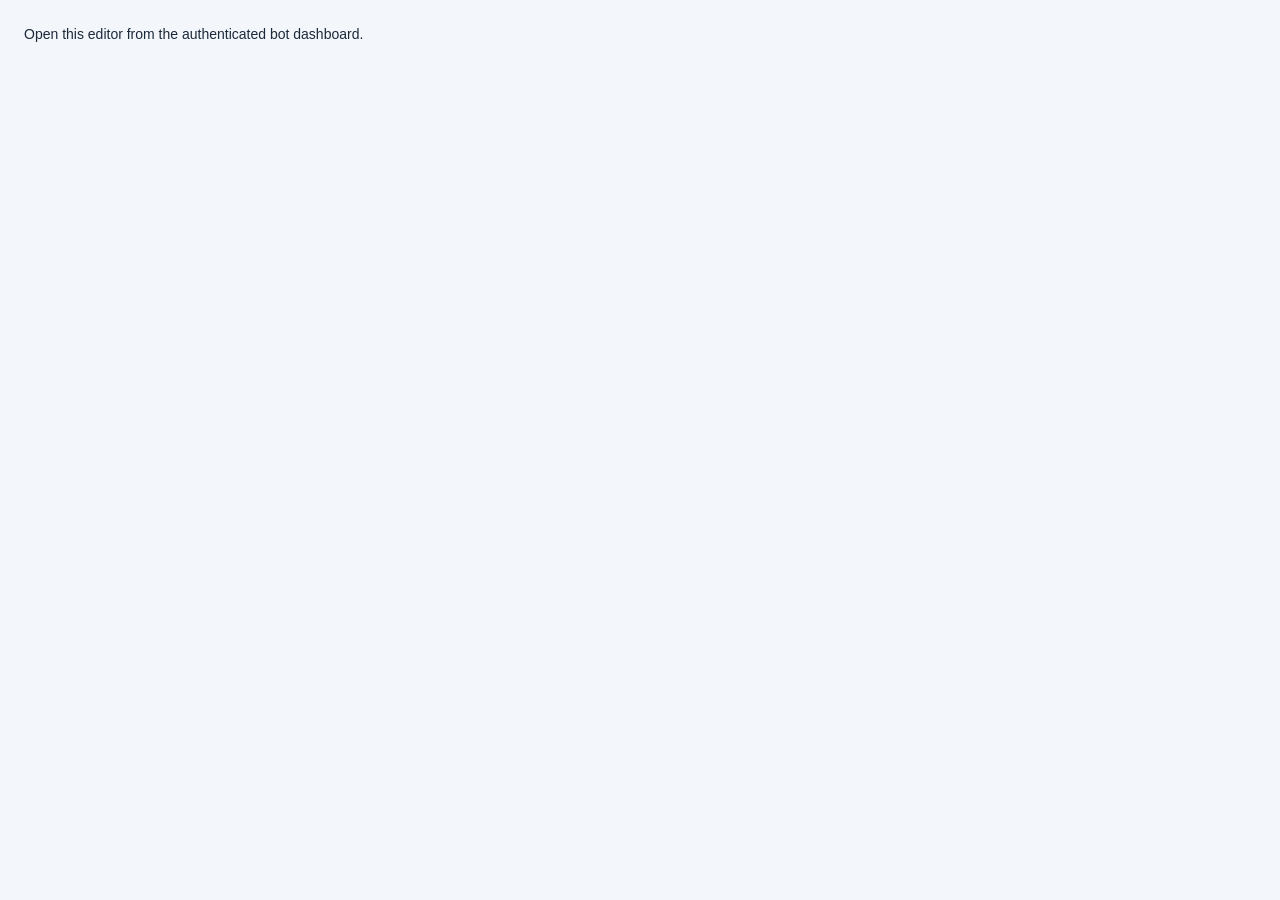
<file: src/main/resources/tools.html>
<html>
<head>
    <meta name="viewport" content="width=device-width, initial-scale=1">
    <title>Tools</title>
    <script src="jquery.min.js"></script>
    <script src="editor.js"></script>
    <script type="text/javascript">
        var parameters = new URLSearchParams(window.location.search);
        var botUrl = '/ircgptbot/api/bot/' + encodeURIComponent(parameters.get('id')) + '/';
        var busy = false;

        function setStatus(message)
        {
            document.getElementById('status').textContent = message;
        }

        function setBusy(value)
        {
            busy = value;
            document.querySelectorAll('button, input, select').forEach(function(el) {
                el.disabled = busy;
            });
        }

        function makeInput(className, value, placeholder)
        {
            var input = document.createElement('input');
            input.type = 'text';
            input.className = className;
            input.value = value || '';
            input.placeholder = placeholder;
            input.autocomplete = 'off';
            return input;
        }

        function makeButton(label, onClick)
        {
            var button = document.createElement('button');
            button.type = 'button';
            button.textContent = label;
            button.onclick = onClick;
            return button;
        }

        function addParamRow(paramList, name, definition)
        {
            var row = document.createElement('div');
            row.className = 'param';
            row.appendChild(makeInput('paramName', name, 'name (e.g. subject)'));
            var exact = definition && typeof definition === 'object' && definition.mode === 'exactly';
            var value = makeInput('paramDescription', exact ? definition.value : definition, 'description for the AI');
            row.appendChild(value);
            var mode = document.createElement('select');
            mode.className = 'paramMode';
            mode.setAttribute('aria-label', 'Parameter mode');
            [['interpret', 'Interpret'], ['exactly', 'Exactly']].forEach(function(opt) {
                var option = document.createElement('option');
                option.value = opt[0];
                option.textContent = opt[1];
                mode.appendChild(option);
            });
            mode.value = exact ? 'exactly' : 'interpret';
            mode.onchange = function() {
                value.placeholder = mode.value === 'exactly' ? 'exact value to send' : 'description for the AI';
                value.setAttribute('aria-label', mode.value === 'exactly' ? 'Exact parameter value' : 'Parameter description for the AI');
            };
            mode.onchange();
            row.appendChild(mode);
            row.appendChild(makeButton('Remove', function() { row.remove(); }));
            paramList.appendChild(row);
        }

        function addToolCard(tool)
        {
            tool = tool || { purpose: '', url: '', params: {} };
            var card = document.createElement('fieldset');
            card.className = 'tool';

            var purposeLabel = document.createElement('label');
            purposeLabel.textContent = 'Purpose';
            card.appendChild(purposeLabel);
            card.appendChild(makeInput('purpose', tool.purpose, 'e.g. Find out what song is playing'));

            var urlLabel = document.createElement('label');
            urlLabel.textContent = 'URL';
            card.appendChild(urlLabel);
            card.appendChild(makeInput('url', tool.url, 'https://...'));

            var methodLabel = document.createElement('label');
            methodLabel.textContent = 'Method';
            card.appendChild(methodLabel);
            var method = document.createElement('select');
            method.className = 'method';
            [['', 'Auto (GET without params, POST JSON with params)'], ['GET', 'GET (params as query string)'], ['POST', 'POST (params as JSON body)']].forEach(function(opt) {
                var option = document.createElement('option');
                option.value = opt[0];
                option.textContent = opt[1];
                method.appendChild(option);
            });
            method.value = tool.method || '';
            card.appendChild(method);

            var paramsLabel = document.createElement('label');
            paramsLabel.textContent = 'Parameters (interpret descriptions or send exact values)';
            card.appendChild(paramsLabel);
            var paramList = document.createElement('div');
            paramList.className = 'params';
            card.appendChild(paramList);
            var params = tool.params || {};
            Object.keys(params).forEach(function(name) {
                addParamRow(paramList, name, params[name]);
            });

            var actions = document.createElement('div');
            actions.className = 'actions';
            actions.appendChild(makeButton('Add Parameter', function() { addParamRow(paramList, '', ''); }));
            actions.appendChild(makeButton('Remove Tool', function() {
                if (confirm('Remove this tool?'))
                    card.remove();
            }));
            card.appendChild(actions);
            document.getElementById('tools').appendChild(card);
        }

        function collectTools()
        {
            var tools = [];
            var errors = [];
            document.querySelectorAll('#tools .tool').forEach(function(card, index) {
                var purpose = card.querySelector('.purpose').value.trim();
                var url = card.querySelector('.url').value.trim();
                var label = 'Tool ' + (index + 1);
                if (purpose == '')
                    errors.push(label + ' needs a purpose.');
                if (!/^https?:\/\/\S+$/i.test(url))
                    errors.push(label + ' needs an http(s) URL.');
                var params = Object.create(null);
                card.querySelectorAll('.param').forEach(function(row) {
                    var name = row.querySelector('.paramName').value.trim();
                    var mode = row.querySelector('.paramMode').value;
                    var description = row.querySelector('.paramDescription').value;
                    if (mode === 'interpret')
                        description = description.trim();
                    if (name == '' && description == '')
                        return;
                    if (!/^[A-Za-z0-9_\-]{1,64}$/.test(name))
                        errors.push(label + ': parameter names may only use letters, numbers, _ and -.');
                    else if (Object.prototype.hasOwnProperty.call(params, name))
                        errors.push(label + ': duplicate parameter "' + name + '".');
                    else
                        params[name] = mode === 'exactly' ? { mode: 'exactly', value: description } : description;
                });
                var tool = { purpose: purpose, url: url, params: params };
                var method = card.querySelector('.method').value;
                if (method != '')
                    tool.method = method;
                tools.push(tool);
            });
            return { tools: tools, errors: errors };
        }

        function renderTools(toolUrls)
        {
            document.getElementById('tools').textContent = '';
            toolUrls.forEach(function(tool) { addToolCard(tool); });
            document.getElementById('empty').style.display = toolUrls.length ? 'none' : 'block';
        }

        function loadTools()
        {
            setBusy(true);
            setStatus('Loading tools...');
            $.ajax({
                url: botUrl + 'tools/',
                dataType: 'json',
                cache: false,
                timeout: 10000
            }).done(function(json) {
                if (json.error || !json.bot || !Array.isArray(json.toolUrls))
                {
                    setStatus(json.error || 'Bot unavailable.');
                    return;
                }
                document.getElementById('botTitle').textContent = json.bot.id + ' - Tools';
                renderTools(json.toolUrls);
                setStatus('');
            }).fail(function() {
                setStatus('Unable to load tools.');
            }).always(function() {
                setBusy(false);
            });
        }

        function saveTools()
        {
            if (busy)
                return;
            var collected = collectTools();
            if (collected.errors.length > 0)
            {
                setStatus(collected.errors.join(' '));
                return;
            }
            setBusy(true);
            setStatus('Saving...');
            $.ajax({
                url: botUrl + 'tools/',
                type: 'POST',
                data: JSON.stringify({
                    toolUrls: collected.tools
                }),
                contentType: 'application/json; charset=utf-8',
                dataType: 'json',
                timeout: 10000
            }).done(function(json) {
                if (json.error || !Array.isArray(json.toolUrls))
                {
                    setStatus(json.error || 'Unable to save tools.');
                    return;
                }
                renderTools(json.toolUrls);
                setStatus(json.warning || 'Saved. The bot will use these tools on its next reply.');
            }).fail(function() {
                setStatus('Unable to save tools.');
            }).always(function() {
                setBusy(false);
            });
        }

        function loaded()
        {
            document.getElementById('addTool').onclick = function() {
                document.getElementById('empty').style.display = 'none';
                addToolCard();
            };
            document.getElementById('saveTools').onclick = saveTools;
            loadTools();
        }
    </script>
    <link rel="stylesheet" href="theme.css">
</head>
<body onload="loaded()" class="editor-page">
    <h2 id="botTitle">Tools</h2>
    <p class="help">Each tool lets the AI fetch a URL for the stated purpose and read the response. Choose Interpret to let the AI fill a parameter from its description, or Exactly to always send the entered value unchanged. Parameters are sent as a JSON body (or as a query string when the method is GET).</p>
    <p id="empty" style="display: none;">No tools configured.</p>
    <div id="tools"></div>
    <div class="toolbar save-toolbar">
        <button type="button" id="addTool">Add Tool</button>
        <button type="button" id="saveTools" class="primary">Save</button>
    </div>
    <p id="status" role="status"></p>
</body>
</html>
</file>
<file: src/main/resources/theme.css>
:root {
    color-scheme: light;
    --canvas: #f3f6fa;
    --surface: #ffffff;
    --text: #1c293a;
    --muted: #596a80;
    --border: #dbe3ed;
    --accent: #0f766e;
    --accent-soft: #e7f5f1;
    --danger: #b42336;
    --radius: 14px;
    font-family: -apple-system, BlinkMacSystemFont, "Segoe UI", sans-serif;
    font-size: 14px;
    line-height: 1.5;
    color: var(--text);
    background: var(--canvas);
}
* { box-sizing: border-box; }
[hidden] { display: none !important; }
body { margin: 0; }
h1, h2, h3, p { margin-top: 0; }
h1 { margin-bottom: 8px; font-size: clamp(26px, 4vw, 34px); letter-spacing: -0.035em; line-height: 1.2; }
h2 { margin-bottom: 14px; font-size: 22px; letter-spacing: -0.025em; }
h3 { font-size: 18px; }
button, input, select, textarea { font: inherit; }
button {
    min-height: 38px;
    padding: 8px 14px;
    border: 1px solid var(--border);
    border-radius: 8px;
    color: var(--text);
    background: var(--surface);
    font-weight: 600;
    cursor: pointer;
    transition: background 120ms, border-color 120ms;
}
button:hover:not(:disabled) { background: #edf3f7; border-color: #a8b9cb; }
button.primary { background: var(--accent); border-color: var(--accent); color: white; }
button.primary:hover:not(:disabled) { background: #0b5e58; border-color: #0b5e58; }
button.danger { color: var(--danger); }
button.danger:hover:not(:disabled) { background: #fff1f2; border-color: #efbbc3; }
button:disabled { opacity: 0.5; cursor: not-allowed; }
:focus-visible { outline: 3px solid #149c9180; outline-offset: 3px; }
input:not([type="checkbox"]), select, textarea {
    width: 100%;
    min-width: 0;
    padding: 10px 12px;
    border: 1px solid #c5d1df;
    border-radius: 8px;
    background: var(--surface);
    color: var(--text);
}
input::placeholder, textarea::placeholder { color: #738398; }
input[type="checkbox"] { width: 18px; height: 18px; accent-color: var(--accent); }
textarea { resize: vertical; }
label { display: block; margin-bottom: 6px; font-size: 13px; font-weight: 600; }
.help { color: var(--muted); line-height: 1.65; }
.eyebrow { display: block; margin-bottom: 12px; color: var(--accent); font-size: 11px; letter-spacing: 0.14em; font-weight: 700; }
.app-header {
    display: flex;
    align-items: center;
    gap: 20px;
    padding: 18px max(24px, calc((100vw - 1280px) / 2));
    background: #152638;
    color: #ecf3fa;
}
.brand { display: flex; align-items: center; gap: 12px; color: inherit; text-decoration: none; font-size: 18px; font-weight: 700; }
.brand-secondary { font-weight: 400; color: #adbdcd; }
.brand-group { display: flex; flex-direction: column; gap: 5px; }
.project-link { color: #adbdcd; font-size: 12px; align-self: flex-start; }
.header-status { margin-left: auto; display: flex; flex-direction: column; align-items: flex-end; gap: 3px; min-width: 0; }
.connection-state { color: #c4d2df; font-size: 12px; }
.total-cost { color: #c4d2df; font-size: 11px; }
.connection-state::before { content: ""; display: inline-block; width: 7px; height: 7px; border-radius: 50%; margin-right: 7px; background: #eab75e; }
.connection-state[data-state="connected"]::before { background: #5cdbad; }
.workspace { max-width: 1280px; margin: 0 auto; padding: 40px 24px 64px; }
.workspace-heading { display: flex; justify-content: space-between; align-items: center; gap: 16px; margin-bottom: 26px; }
.workspace-heading .help { margin-bottom: 0; }
.count-badge { padding: 7px 12px; background: #e7edf4; color: var(--muted); border-radius: 20px; white-space: nowrap; }
.bot-grid { display: grid; grid-template-columns: repeat(auto-fit, minmax(min(100%, 360px), 1fr)); gap: 24px; }
.bot-card { display: flex; flex-direction: column; min-width: 0; padding: 24px; background: var(--surface); border: 1px solid var(--border); border-radius: var(--radius); box-shadow: 0 4px 16px #21334806; }
.bot-header { display: flex; align-items: flex-start; gap: 14px; margin-bottom: 20px; }
.bot-avatar { width: 44px; height: 44px; flex-shrink: 0; padding: 7px; background: #f2f5f9; border-radius: 12px; }
.bot-identity { min-width: 0; flex: 1; }
.bot-identity h2 { margin: 0 0 4px; font-size: 20px; overflow-wrap: anywhere; }
.bot-meta { margin: 0; font-size: 12px; color: var(--muted); overflow-wrap: anywhere; }
.bot-status { display: inline-block; margin-top: 10px; padding: 3px 9px; border-radius: 20px; font-size: 11px; font-weight: 600; background: #edf1f6; color: #526174; }
.bot-status[data-state="connected"] { background: var(--accent-soft); color: var(--accent); }
.bot-status[data-state="error"] { background: #fff1f2; color: var(--danger); }
.stats-grid { display: grid; grid-template-columns: repeat(2, minmax(0, 1fr)); gap: 12px; margin: 0 0 16px; }
.stat { padding: 12px 14px; border-radius: 10px; background: #f7f9fc; min-width: 0; }
.stat dt { font-size: 11px; color: var(--muted); }
.stat dd { margin: 4px 0 0; font-size: 20px; font-weight: 650; font-variant-numeric: tabular-nums; overflow-wrap: anywhere; }
.stat.cost dd { color: var(--accent); }
.usage-details { font-size: 12px; color: var(--muted); border-top: 1px solid var(--border); padding: 12px 0; }
.usage-details summary { cursor: pointer; font-weight: 600; }
.detail-list { display: grid; grid-template-columns: 1fr auto; gap: 6px 16px; margin: 12px 0 0; }
.detail-list dd { margin: 0; text-align: right; font-variant-numeric: tabular-nums; }
.usage-warning { margin: 8px 0; padding: 9px 12px; border-radius: 8px; background: #fff6df; color: #795100; font-size: 12px; }
.bot-actions { display: grid; grid-template-columns: repeat(2, minmax(0, 1fr)); gap: 8px; margin-top: auto; padding-top: 10px; }
.bot-actions button { font-size: 12px; }
.bot-lifecycle { display: flex; flex-wrap: wrap; justify-content: space-between; border-top: 1px solid var(--border); margin-top: 18px; padding-top: 16px; gap: 12px; }
.empty-state { padding: 60px 24px; text-align: center; border: 1px dashed #b8c8d8; border-radius: var(--radius); background: #ffffff70; }
.login-section { display: grid; place-items: center; padding: 64px 20px; }
.login-card { width: min(100%, 420px); padding: 32px; border: 1px solid var(--border); border-radius: var(--radius); background: var(--surface); box-shadow: 0 12px 40px #20344b0a; }
.login-card button { width: 100%; }
.login-footer { margin-top: 24px; padding-top: 16px; border-top: 1px solid var(--border); text-align: center; font-size: 12px; }
.error-message { color: var(--danger); font-size: 13px; margin: 12px 0; }
.error-message:empty { margin: 16px 0 0; }
#editorDialog { width: min(920px, calc(100vw - 32px)); height: min(860px, calc(100dvh - 32px)); max-width: none; max-height: none; padding: 0; border: 1px solid var(--border); border-radius: var(--radius); background: var(--canvas); color: var(--text); box-shadow: 0 24px 80px #071d3640; }
#editorDialog::backdrop { background: #0c1c32a6; }
.dashboard:has(#editorDialog[open]) { overflow: hidden; }
.editorHeader { display: flex; justify-content: space-between; align-items: center; gap: 12px; padding: 12px 20px; height: 64px; border-bottom: 1px solid var(--border); background: var(--surface); }
#editorTitle { margin: 0; font-size: 16px; }
#editorFrame { display: block; border: 0; width: 100%; height: calc(100% - 64px); }
.editor-page { padding: 24px; }
.editor-page > h2 { margin-bottom: 8px; }
.editor-page > .help { margin-bottom: 24px; }
.form-panel, fieldset.tool { min-width: 0; margin: 0 0 20px; padding: 20px; background: var(--surface); border: 1px solid var(--border); border-radius: 12px; }
fieldset.tool label { margin-top: 16px; }
fieldset.tool label:first-child { margin-top: 0; }
.param { display: grid; grid-template-columns: minmax(80px, 1fr) minmax(100px, 2fr) 110px auto; gap: 8px; margin: 8px 0; }
.actions, .toolbar { display: flex; flex-wrap: wrap; align-items: center; justify-content: space-between; gap: 10px; margin-top: 16px; }
.save-toolbar { position: sticky; bottom: 0; padding: 14px 0; background: var(--canvas); border-top: 1px solid var(--border); }
#status, #connectionStatus { font-size: 13px; color: var(--muted); overflow-wrap: anywhere; }
#status:empty { margin: 0; }
#channels { list-style: none; padding: 0; }
#channels li { display: flex; align-items: center; justify-content: space-between; gap: 12px; margin: 10px 0; padding: 14px 16px; border: 1px solid var(--border); border-radius: 10px; background: var(--surface); }
#channels li span { overflow-wrap: anywhere; }
.join-controls { display: flex; gap: 10px; }
.channel-link { border: 0; color: var(--accent); text-align: left; overflow-wrap: anywhere; }
.channel-topic p { margin: 6px 0 0; white-space: pre-wrap; overflow-wrap: anywhere; }
.channel-layout { display: grid; grid-template-columns: minmax(0, 1fr) 180px; gap: 16px; }
.channel-transcript, .channel-roster { min-width: 0; border: 1px solid var(--border); border-radius: 12px; background: var(--surface); padding: 16px; }
#messages { list-style: none; margin: 0; padding: 0; height: 400px; overflow-y: auto; overflow-wrap: anywhere; }
#messages li { padding: 8px 0; border-bottom: 1px solid var(--border); }
#messages time { color: var(--muted); font-size: 11px; margin-right: 8px; }
#messages strong { margin-right: 8px; }
#messages span { white-space: pre-wrap; }
#roster { list-style: none; margin: 0; padding: 0; max-height: 400px; overflow-y: auto; overflow-wrap: anywhere; }
#viewTitle { margin: 0; overflow-wrap: anywhere; }
.prompt-field { min-height: 300px; margin-bottom: 16px; }
.notes-page { display: flex; flex-direction: column; height: 100dvh; }
.notes-main { display: flex; gap: 20px; flex: 1; min-height: 0; }
.sidebar { width: 230px; flex-shrink: 0; display: flex; flex-direction: column; border: 1px solid var(--border); border-radius: 12px; background: var(--surface); }
.sidebar .toolbar { margin: 0; padding: 12px; border-bottom: 1px solid var(--border); }
#noteList { list-style: none; margin: 0; padding: 0; overflow-y: auto; flex: 1; }
#noteList li { padding: 12px; cursor: pointer; border-bottom: 1px solid #edf1f6; }
#noteList li:hover { background: #f5f8fc; }
#noteList li.selected { background: var(--accent-soft); }
#noteList .name { font-weight: 600; overflow-wrap: anywhere; }
#noteList .meta { margin-top: 4px; font-size: 11px; color: var(--muted); }
#empty { padding: 12px; color: var(--muted); }
#editor { flex: 1; flex-direction: column; gap: 8px; min-width: 0; }
#editor label { margin: 0; }
.note-name-fields { display: grid; grid-template-columns: 140px minmax(0, 1fr); gap: 12px; }
#editor .note-name-fields label { margin-bottom: 6px; }
#prefixHelp { margin: 0 0 8px; font-size: 12px; }
#noteContent { flex: 1; min-height: 150px; resize: none; font-family: ui-monospace, monospace; }
.launch-grid { display: grid; grid-template-columns: repeat(2, minmax(0, 1fr)); gap: 16px 20px; }
.wide-field { grid-column: 1 / -1; }
.table-scroll { overflow-x: auto; margin: 12px 0; }
.pricing-table { width: 100%; border-collapse: collapse; font-size: 12px; }
.pricing-table th, .pricing-table td { text-align: left; padding: 10px; border-bottom: 1px solid var(--border); }
.pricing-table th { color: var(--muted); white-space: nowrap; }
#pricingPreview { margin-top: 16px; }
#pricingSource, #skippedPrices { overflow-wrap: anywhere; }
.check-field { display: flex; align-items: center; gap: 10px; margin: 0; font-weight: 400; }
@media (max-width: 600px) {
    .app-header { padding: 16px; gap: 12px; flex-wrap: wrap; }
    .brand { font-size: 16px; }
    .brand-secondary { display: none; }
    .connection-state { font-size: 11px; }
    .workspace { padding: 28px 16px; }
    .bot-card { padding: 20px; }
    .workspace-heading { align-items: flex-start; }
    .login-card { padding: 24px; }
    .editor-page { padding: 16px; }
    .form-panel, fieldset.tool { padding: 16px; }
    .param { grid-template-columns: minmax(0, 1fr) 110px; padding: 12px 0; border-top: 1px solid var(--border); }
    .param .paramName, .param .paramDescription { grid-column: 1 / -1; }
    .notes-main { flex-direction: column; gap: 16px; }
    .sidebar { width: 100%; max-height: 180px; }
    .notes-page { height: auto; min-height: 100dvh; }
    #noteContent { min-height: 220px; }
    .launch-grid { grid-template-columns: minmax(0, 1fr); }
    .channel-layout { grid-template-columns: minmax(0, 1fr); }
    #roster { max-height: 180px; }
    .wide-field { grid-column: auto; }
}
@media (prefers-reduced-motion: reduce) { * { transition: none !important; } }
</file>
